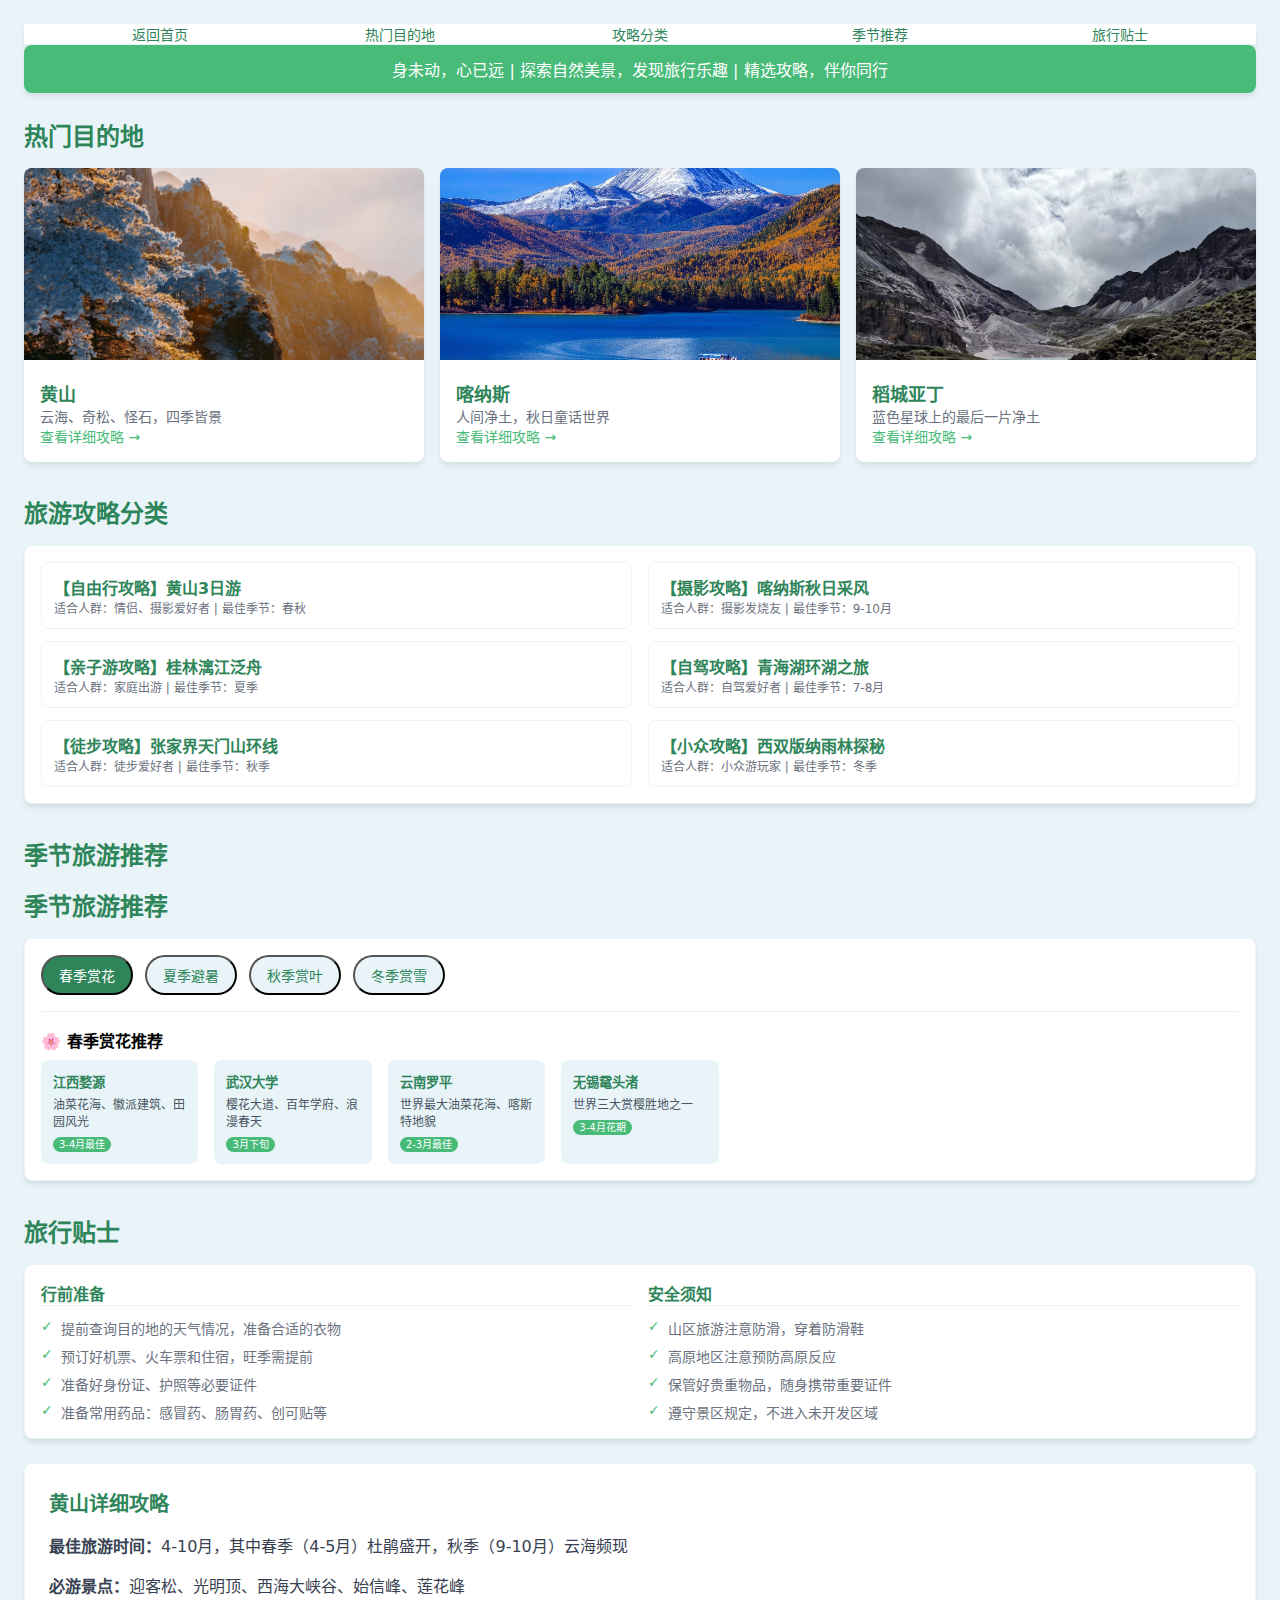
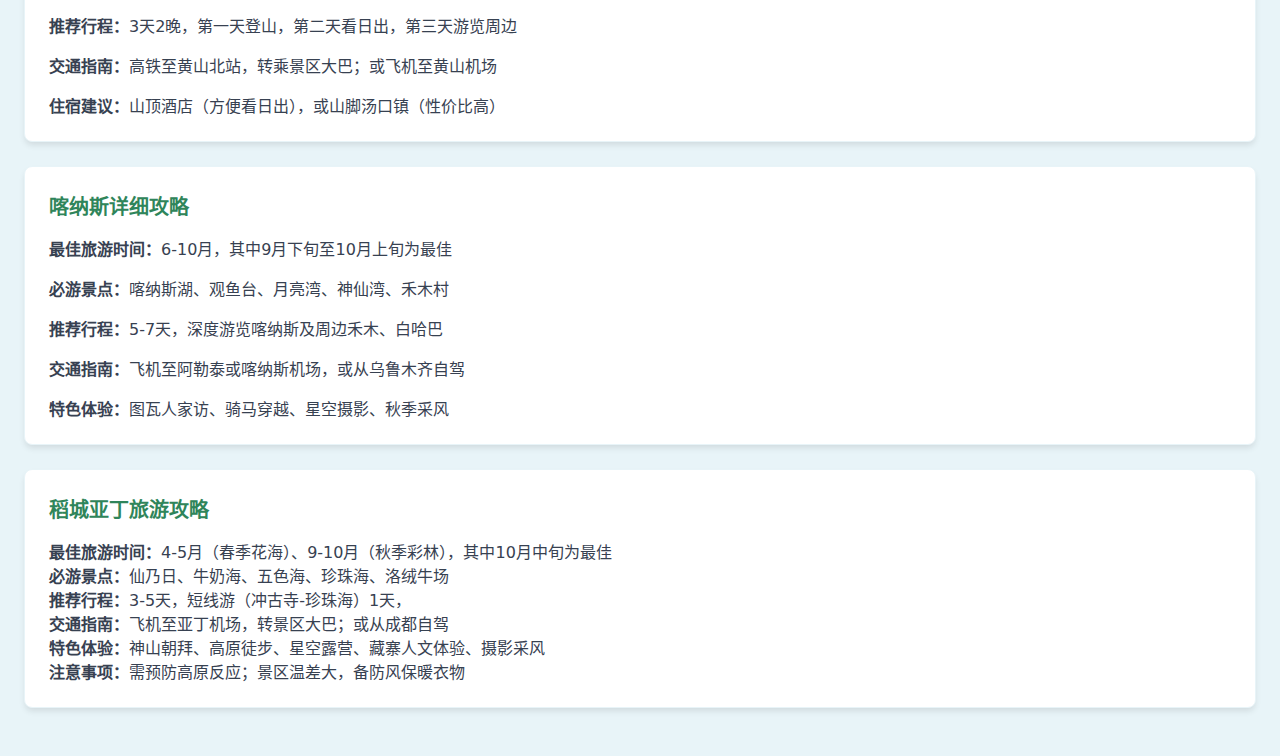
<file: 4.html>
<!DOCTYPE html>
<html lang="zh-CN">
<head>
    <meta charset="UTF-8">
    <meta name="viewport" content="width=device-width, initial-scale=1.0">
    <title>旅游攻略</title>
    <!-- 引入自定义CSS文件 -->
    <link rel="stylesheet" href="luyou.css">
</head>
<body class="bg-nature-light p-4 md:p-6">
<!-- 导航菜单（修改class为统一命名） -->
<div class="full-width-nav bg-white shadow-md border-b border-nature-light">
    <div class="container mx-auto px-4">
        <ul class="flex flex-wrap justify-center md:justify-start">
            <li class="flex-1 min-w-[120px] text-center">
                <a href="index.html" class="block px-4 py-3 md:py-4 text-nature-dark hover:bg-nature-main hover:text-white transition-all duration-300 font-medium text-sm md:text-base">返回首页</a>
            </li>
            <li class="flex-1 min-w-[120px] text-center">
                <a href="#hot-destinations" class="block px-4 py-3 md:py-4 text-nature-dark hover:bg-nature-main hover:text-white transition-all duration-300 font-medium text-sm md:text-base">热门目的地</a>
            </li>
            <li class="flex-1 min-w-[120px] text-center">
                <a href="#strategy-category" class="block px-4 py-3 md:py-4 text-nature-dark hover:bg-nature-main hover:text-white transition-all duration-300 font-medium text-sm md:text-base">攻略分类</a>
            </li>
            <li class="flex-1 min-w-[120px] text-center">
                <a href="#season-recommend" class="block px-4 py-3 md:py-4 text-nature-dark hover:bg-nature-main hover:text-white transition-all duration-300 font-medium text-sm md:text-base">季节推荐</a>
            </li>
            <li class="flex-1 min-w-[120px] text-center">
                <a href="#travel-tips" class="block px-4 py-3 md:py-4 text-nature-dark hover:bg-nature-main hover:text-white transition-all duration-300 font-medium text-sm md:text-base">旅行贴士</a>
            </li>
        </ul>
    </div>
</div>

    <!-- 横幅滚动标语 -->
    <div class="bg-nature-main text-white rounded-lg shadow-md mb-6 p-3 text-center overflow-hidden">
        <p class="text-animate font-medium">
            身未动，心已远 | 探索自然美景，发现旅行乐趣 | 精选攻略，伴你同行
        </p>
    </div>

    <!-- 热门目的地卡片 -->
    <h2 class="text-xl md:text-2xl font-bold text-nature-dark mb-4" id="hot-destinations">热门目的地</h2>
    <div class="grid grid-cols-1 md:grid-cols-2 lg:grid-cols-3 gap-4 mb-8">
        <div class="bg-white rounded-lg shadow-md overflow-hidden card-hover">
            <img src="黄山.jpg" alt="黄山" class="w-full h-48 object-cover">
            <div class="p-4">
                <h3 class="font-bold text-lg text-nature-dark">黄山</h3>
                <p class="text-sm text-gray-600 mb-2">云海、奇松、怪石，四季皆景</p>
                <a href="#huangshan-detail" class="text-nature-main text-sm hover:underline">查看详细攻略 →</a>
            </div>
        </div>
        <div class="bg-white rounded-lg shadow-md overflow-hidden card-hover">
            <img src="kanas1.jpg" alt="喀纳斯" class="w-full h-48 object-cover">
            <div class="p-4">
                <h3 class="font-bold text-lg text-nature-dark">喀纳斯</h3>
                <p class="text-sm text-gray-600 mb-2">人间净土，秋日童话世界</p>
                <a href="#kanas-detail" class="text-nature-main text-sm hover:underline">查看详细攻略 →</a>
            </div>
        </div>
        <div class="bg-white rounded-lg shadow-md overflow-hidden card-hover">
            <img src="稻城亚丁.jpg" alt="稻城亚丁" class="w-full h-48 object-cover">
            <div class="p-4">
                <h3 class="font-bold text-lg text-nature-dark">稻城亚丁</h3>
                <p class="text-sm text-gray-600 mb-2">蓝色星球上的最后一片净土</p>
                <a href="#daochengyading-detail" class="text-nature-main text-sm hover:underline">查看详细攻略 →</a>
            </div>
        </div>
    </div>

    <!-- 攻略分类列表 -->
    <h2 class="text-xl md:text-2xl font-bold text-nature-dark mb-4" id="strategy-category">旅游攻略分类</h2>
    <div class="bg-white rounded-lg shadow-md border border-nature-light p-4 mb-8">
        <div class="grid grid-cols-1 md:grid-cols-2 gap-4">
            <div class="space-y-3">
                <div class="p-3 border border-nature-light rounded-lg hover:bg-nature-light/50 transition-colors duration-200">
                    <h4 class="font-semibold text-nature-dark">【自由行攻略】黄山3日游</h4>
                    <p class="text-xs text-gray-500">适合人群：情侣、摄影爱好者 | 最佳季节：春秋</p>
                </div>
                <div class="p-3 border border-nature-light rounded-lg hover:bg-nature-light/50 transition-colors duration-200">
                    <h4 class="font-semibold text-nature-dark">【亲子游攻略】桂林漓江泛舟</h4>
                    <p class="text-xs text-gray-500">适合人群：家庭出游 | 最佳季节：夏季</p>
                </div>
                <div class="p-3 border border-nature-light rounded-lg hover:bg-nature-light/50 transition-colors duration-200">
                    <h4 class="font-semibold text-nature-dark">【徒步攻略】张家界天门山环线</h4>
                    <p class="text-xs text-gray-500">适合人群：徒步爱好者 | 最佳季节：秋季</p>
                </div>
            </div>
            <div class="space-y-3">
                <div class="p-3 border border-nature-light rounded-lg hover:bg-nature-light/50 transition-colors duration-200">
                    <h4 class="font-semibold text-nature-dark">【摄影攻略】喀纳斯秋日采风</h4>
                    <p class="text-xs text-gray-500">适合人群：摄影发烧友 | 最佳季节：9-10月</p>
                </div>
                <div class="p-3 border border-nature-light rounded-lg hover:bg-nature-light/50 transition-colors duration-200">
                    <h4 class="font-semibold text-nature-dark">【自驾攻略】青海湖环湖之旅</h4>
                    <p class="text-xs text-gray-500">适合人群：自驾爱好者 | 最佳季节：7-8月</p>
                </div>
                <div class="p-3 border border-nature-light rounded-lg hover:bg-nature-light/50 transition-colors duration-200">
                    <h4 class="font-semibold text-nature-dark">【小众攻略】西双版纳雨林探秘</h4>
                    <p class="text-xs text-gray-500">适合人群：小众游玩家 | 最佳季节：冬季</p>
                </div>
            </div>
        </div>
    </div>

    <!-- 季节推荐模块 -->
    <h2 class="text-xl md:text-2xl font-bold text-nature-dark mb-4" id="season-recommend">季节旅游推荐</h2>
    <!-- 季节推荐模块 -->
<h2 class="text-xl md:text-2xl font-bold text-nature-dark mb-4" id="season-recommend">季节旅游推荐</h2>
<div class="bg-white rounded-lg shadow-md border border-nature-light p-4 mb-8">
    <div class="flex flex-wrap gap-3">
        <button class="season-btn px-4 py-2 bg-nature-main text-white rounded-full text-sm hover:bg-nature-dark transition-colors duration-200 active" 
                data-season="spring">春季赏花</button>
        <button class="season-btn px-4 py-2 bg-nature-light text-nature-dark rounded-full text-sm hover:bg-nature-light/80 transition-colors duration-200" 
                data-season="summer">夏季避暑</button>
        <button class="season-btn px-4 py-2 bg-nature-light text-nature-dark rounded-full text-sm hover:bg-nature-light/80 transition-colors duration-200" 
                data-season="autumn">秋季赏叶</button>
        <button class="season-btn px-4 py-2 bg-nature-light text-nature-dark rounded-full text-sm hover:bg-nature-light/80 transition-colors duration-200" 
                data-season="winter">冬季赏雪</button>
    </div>
    
    <!-- 季节内容展示区域 -->
    <div id="season-content-spring" class="season-content show">
        <h4>🌸 春季赏花推荐</h4>
        <div class="season-grid">
            <div class="season-item">
                <h5>江西婺源</h5>
                <p>油菜花海、徽派建筑、田园风光</p>
                <span class="season-tag">3-4月最佳</span>
            </div>
            <div class="season-item">
                <h5>武汉大学</h5>
                <p>樱花大道、百年学府、浪漫春天</p>
                <span class="season-tag">3月下旬</span>
            </div>
            <div class="season-item">
                <h5>云南罗平</h5>
                <p>世界最大油菜花海、喀斯特地貌</p>
                <span class="season-tag">2-3月最佳</span>
            </div>
            <div class="season-item">
                <h5>无锡鼋头渚</h5>
                <p>世界三大赏樱胜地之一</p>
                <span class="season-tag">3-4月花期</span>
            </div>
        </div>
    </div>
    
    <div id="season-content-summer" class="season-content">
        <h4>🌊 夏季避暑推荐</h4>
        <div class="season-grid">
            <div class="season-item">
                <h5>贵州六盘水</h5>
                <p>中国凉都、平均温度19℃</p>
                <span class="season-tag">6-8月最佳</span>
            </div>
            <div class="season-item">
                <h5>承德避暑山庄</h5>
                <p>皇家园林、历史遗迹、清凉宜人</p>
                <span class="season-tag">夏季避暑</span>
            </div>
            <div class="season-item">
                <h5>青海湖</h5>
                <p>高原蓝宝石、油菜花海、骑行天堂</p>
                <span class="season-tag">7-8月最佳</span>
            </div>
            <div class="season-item">
                <h5>北戴河</h5>
                <p>海滨浴场、海鲜美食、疗养胜地</p>
                <span class="season-tag">夏季海滨</span>
            </div>
        </div>
    </div>
    
    <div id="season-content-autumn" class="season-content">
        <h4>🍂 秋季赏叶推荐</h4>
        <div class="season-grid">
            <div class="season-item">
                <h5>北京香山</h5>
                <p>红叶满山、皇家园林、秋色迷人</p>
                <span class="season-tag">10月中旬-11月</span>
            </div>
            <div class="season-item">
                <h5>新疆喀纳斯</h5>
                <p>金色童话世界、湖光山色</p>
                <span class="season-tag">9月下旬-10月</span>
            </div>
            <div class="season-item">
                <h5>南京栖霞山</h5>
                <p>金陵第一明秀山、枫叶景观</p>
                <span class="season-tag">11月最佳</span>
            </div>
            <div class="season-item">
                <h5>四川九寨沟</h5>
                <p>五彩斑斓的童话世界</p>
                <span class="season-tag">10月最美</span>
            </div>
        </div>
    </div>
    
    <div id="season-content-winter" class="season-content">
        <h4>❄️ 冬季赏雪推荐</h4>
        <div class="season-grid">
            <div class="season-item">
                <h5>哈尔滨冰雪大世界</h5>
                <p>冰雪奇观、冰雕艺术、异国风情</p>
                <span class="season-tag">12月-2月</span>
            </div>
            <div class="season-item">
                <h5>吉林雾凇岛</h5>
                <p>雾凇奇观、冰雪仙境</p>
                <span class="season-tag">12月-2月最佳</span>
            </div>
            <div class="season-item">
                <h5>长白山</h5>
                <p>天池雪景、温泉滑雪</p>
                <span class="season-tag">冬季滑雪</span>
            </div>
            <div class="season-item">
                <h5>张家界</h5>
                <p>雪中仙境、雾凇云海</p>
                <span class="season-tag">12月-2月</span>
            </div>
        </div>
    </div>
</div>

    <!-- 旅行贴士模块 -->
    <h2 class="text-xl md:text-2xl font-bold text-nature-dark mb-4" id="travel-tips">旅行贴士</h2>
    <div class="bg-white rounded-lg shadow-md border border-nature-light p-4 mb-6">
        <div class="grid grid-cols-1 md:grid-cols-2 gap-4">
            <div class="space-y-3">
                <h4 class="font-semibold text-nature-dark border-b border-nature-light pb-2">行前准备</h4>
                <ul class="text-sm text-gray-600 space-y-2">
                    <li class="flex items-start">
                        <span class="text-nature-main mr-2">✓</span>
                        <span>提前查询目的地的天气情况，准备合适的衣物</span>
                    </li>
                    <li class="flex items-start">
                        <span class="text-nature-main mr-2">✓</span>
                        <span>预订好机票、火车票和住宿，旺季需提前</span>
                    </li>
                    <li class="flex items-start">
                        <span class="text-nature-main mr-2">✓</span>
                        <span>准备好身份证、护照等必要证件</span>
                    </li>
                    <li class="flex items-start">
                        <span class="text-nature-main mr-2">✓</span>
                        <span>准备常用药品：感冒药、肠胃药、创可贴等</span>
                    </li>
                </ul>
            </div>
            <div class="space-y-3">
                <h4 class="font-semibold text-nature-dark border-b border-nature-light pb-2">安全须知</h4>
                <ul class="text-sm text-gray-600 space-y-2">
                    <li class="flex items-start">
                        <span class="text-nature-main mr-2">✓</span>
                        <span>山区旅游注意防滑，穿着防滑鞋</span>
                    </li>
                    <li class="flex items-start">
                        <span class="text-nature-main mr-2">✓</span>
                        <span>高原地区注意预防高原反应</span>
                    </li>
                    <li class="flex items-start">
                        <span class="text-nature-main mr-2">✓</span>
                        <span>保管好贵重物品，随身携带重要证件</span>
                    </li>
                    <li class="flex items-start">
                        <span class="text-nature-main mr-2">✓</span>
                        <span>遵守景区规定，不进入未开发区域</span>
                    </li>
                </ul>
            </div>
        </div>
    </div>

    <!-- 目的地详情 -->
    <div class="bg-white rounded-lg shadow-md border border-nature-light p-6 mb-6">
        <h3 class="text-xl font-bold text-nature-dark mb-4" id="huangshan-detail">黄山详细攻略</h3>
        <div class="space-y-4">
            <p class="text-gray-700"><strong>最佳旅游时间：</strong>4-10月，其中春季（4-5月）杜鹃盛开，秋季（9-10月）云海频现</p>
            <p class="text-gray-700"><strong>必游景点：</strong>迎客松、光明顶、西海大峡谷、始信峰、莲花峰</p>
            <p class="text-gray-700"><strong>推荐行程：</strong>3天2晚，第一天登山，第二天看日出，第三天游览周边</p>
            <p class="text-gray-700"><strong>交通指南：</strong>高铁至黄山北站，转乘景区大巴；或飞机至黄山机场</p>
            <p class="text-gray-700"><strong>住宿建议：</strong>山顶酒店（方便看日出），或山脚汤口镇（性价比高）</p>
        </div>
    </div>

    <div class="bg-white rounded-lg shadow-md border border-nature-light p-6 mb-6">
        <h3 class="text-xl font-bold text-nature-dark mb-4" id="kanas-detail">喀纳斯详细攻略</h3>
        <div class="space-y-4">
            <p class="text-gray-700"><strong>最佳旅游时间：</strong>6-10月，其中9月下旬至10月上旬为最佳</p>
            <p class="text-gray-700"><strong>必游景点：</strong>喀纳斯湖、观鱼台、月亮湾、神仙湾、禾木村</p>
            <p class="text-gray-700"><strong>推荐行程：</strong>5-7天，深度游览喀纳斯及周边禾木、白哈巴</p>
            <p class="text-gray-700"><strong>交通指南：</strong>飞机至阿勒泰或喀纳斯机场，或从乌鲁木齐自驾</p>
            <p class="text-gray-700"><strong>特色体验：</strong>图瓦人家访、骑马穿越、星空摄影、秋季采风</p>
        </div>
    </div>

<div class="bg-white rounded-lg shadow-md border border-nature-light p-6 mb-6">
        
  <h3 class="text-xl font-bold text-nature-dark mb-4" id="daochengyading-detail">稻城亚丁旅游攻略</h3>
  <p class="text-gray-700"><strong>最佳旅游时间：</strong>4-5月（春季花海）、9-10月（秋季彩林），其中10月中旬为最佳</p>
  <p class="text-gray-700"><strong>必游景点：</strong>仙乃日、牛奶海、五色海、珍珠海、洛绒牛场</p>
  <p class="text-gray-700"><strong>推荐行程：</strong>3-5天，短线游（冲古寺-珍珠海）1天，</p>
  <p class="text-gray-700"><strong>交通指南：</strong>飞机至亚丁机场，转景区大巴；或从成都自驾</p>
  <p class="text-gray-700"><strong>特色体验：</strong>神山朝拜、高原徒步、星空露营、藏寨人文体验、摄影采风</p>
  <p class="text-gray-700"><strong>注意事项：</strong>需预防高原反应；景区温差大，备防风保暖衣物</p>
</div>

    <script>
        // 优化滚动性能
        document.addEventListener('DOMContentLoaded', function() {
            // 防止滚动过快
            let isScrolling = false;
            
            document.querySelectorAll('a[href^="#"]').forEach(anchor => {
                anchor.addEventListener('click', function(e) {
                    e.preventDefault();
                    
                    if (isScrolling) return;
                    isScrolling = true;
                    
                    const targetId = this.getAttribute('href');
                    const targetElement = document.querySelector(targetId);
                    
                    if (targetElement) {
                        const headerOffset = 80;
                        const elementPosition = targetElement.getBoundingClientRect().top;
                        const offsetPosition = elementPosition + window.pageYOffset - headerOffset;
                        
                        window.scrollTo({
                            top: offsetPosition,
                            behavior: 'smooth'
                        });
                    }
                    
                    // 防止连续滚动
                    setTimeout(() => {
                        isScrolling = false;
                    }, 500);
                });
            });
        });
        // 季节推荐功能
document.addEventListener('DOMContentLoaded', function() {
    const seasonButtons = document.querySelectorAll('.season-btn');
    const seasonContents = document.querySelectorAll('.season-content');
    
    // 添加点击涟漪效果
    function addRippleEffect(button) {
        button.classList.add('ripple');
        setTimeout(() => {
            button.classList.remove('ripple');
        }, 600);
    }
    
    // 切换季节显示
    function showSeason(season) {
        // 隐藏所有季节内容
        seasonContents.forEach(content => {
            content.classList.remove('show');
        });
        
        // 显示选中的季节内容
        const selectedContent = document.getElementById(`season-content-${season}`);
        if (selectedContent) {
            setTimeout(() => {
                selectedContent.classList.add('show');
            }, 50);
        }
        
        // 更新按钮状态
        seasonButtons.forEach(button => {
            if (button.dataset.season === season) {
                button.classList.add('active');
                button.style.backgroundColor = '#2f855a';
                button.style.color = 'white';
            } else {
                button.classList.remove('active');
                button.style.backgroundColor = '';
                button.style.color = '';
            }
        });
    }
    
    // 为每个按钮添加点击事件
    seasonButtons.forEach(button => {
        button.addEventListener('click', function() {
            const season = this.dataset.season;
            
            // 添加涟漪效果
            addRippleEffect(this);
            
            // 切换季节内容
            showSeason(season);
            
            // 滚动到季节内容区域（如果内容被隐藏）
            const content = document.getElementById(`season-content-${season}`);
            if (!content.classList.contains('show')) {
                setTimeout(() => {
                    content.scrollIntoView({
                        behavior: 'smooth',
                        block: 'start'
                    });
                }, 300);
            }
        });
    });
    
    // 初始显示春季内容
    showSeason('spring');
    
    // 添加键盘导航支持
    document.addEventListener('keydown', function(e) {
        const activeSeason = document.querySelector('.season-btn.active');
        if (!activeSeason) return;
        
        const currentSeason = activeSeason.dataset.season;
        let nextSeason = '';
        
        switch(e.key) {
            case 'ArrowLeft':
                e.preventDefault();
                switch(currentSeason) {
                    case 'spring': nextSeason = 'winter'; break;
                    case 'summer': nextSeason = 'spring'; break;
                    case 'autumn': nextSeason = 'summer'; break;
                    case 'winter': nextSeason = 'autumn'; break;
                }
                break;
            case 'ArrowRight':
                e.preventDefault();
                switch(currentSeason) {
                    case 'spring': nextSeason = 'summer'; break;
                    case 'summer': nextSeason = 'autumn'; break;
                    case 'autumn': nextSeason = 'winter'; break;
                    case 'winter': nextSeason = 'spring'; break;
                }
                break;
            case '1': nextSeason = 'spring'; break;
            case '2': nextSeason = 'summer'; break;
            case '3': nextSeason = 'autumn'; break;
            case '4': nextSeason = 'winter'; break;
        }
        
        if (nextSeason) {
            const button = document.querySelector(`.season-btn[data-season="${nextSeason}"]`);
            if (button) {
                button.click();
            }
        }
    });
});
    </script>
</body>
</html>
</file>
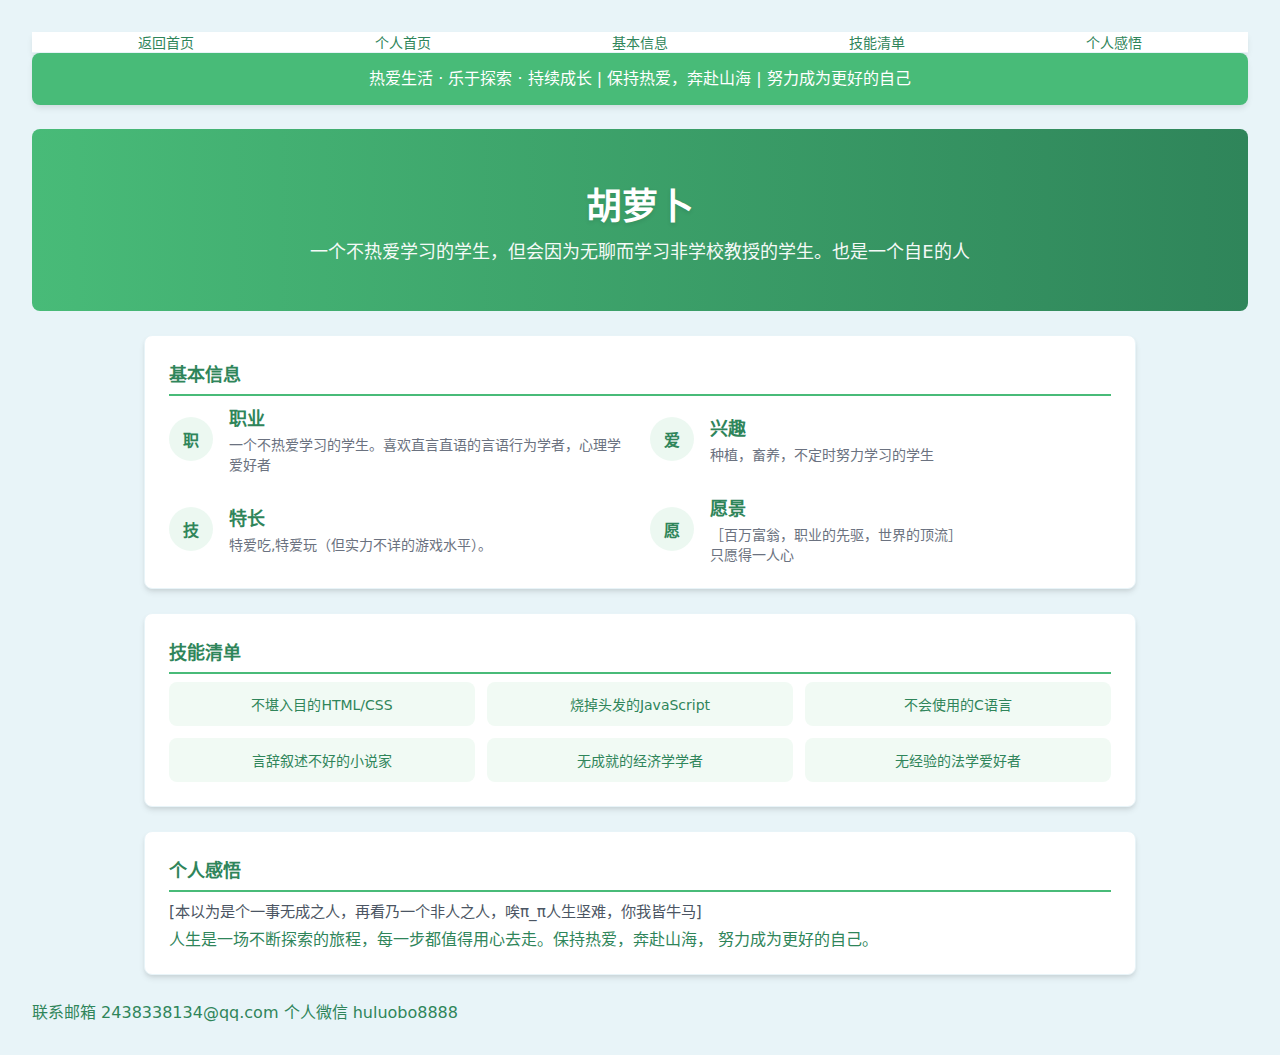
<file: 5.html>
<!DOCTYPE html>
<html lang="zh-CN">
<head>
    <meta charset="UTF-8">
    <meta name="viewport" content="width=device-width, initial-scale=1.0">
    <title>个人自我介绍</title>
    <!-- 引入单独的CSS文件 -->
    <link rel="stylesheet" href="geren.css">
    <link rel="stylesheet" href="luyou.css">
</head>
<body>
    <div class="full-width-nav bg-white shadow-md border-b border-nature-light">
        <div class="container mx-auto px-4">
            <ul class="flex flex-wrap justify-center md:justify-start">
                <li class="flex-1 min-w-[120px] text-center">
                    <a href="index.html" class="block px-4 py-3 md:py-4 text-nature-dark hover:bg-nature-main hover:text-white transition-all duration-300 font-medium text-sm md:text-base">返回首页</a>
                </li>
                <li class="flex-1 min-w-[120px] text-center">
                    <a href="#home" class="block px-4 py-3 md:py-4 text-nature-dark hover:bg-nature-main hover:text-white transition-all duration-300 font-medium text-sm md:text-base">个人首页</a>
                </li>
                <li class="flex-1 min-w-[120px] text-center">
                    <a href="#basic-info" class="block px-4 py-3 md:py-4 text-nature-dark hover:bg-nature-main hover:text-white transition-all duration-300 font-medium text-sm md:text-base">基本信息</a>
                </li>
                <li class="flex-1 min-w-[120px] text-center">
                    <a href="#skills" class="block px-4 py-3 md:py-4 text-nature-dark hover:bg-nature-main hover:text-white transition-all duration-300 font-medium text-sm md:text-base">技能清单</a>
                </li>
                <li class="flex-1 min-w-[120px] text-center">
                    <a href="#thoughts" class="block px-4 py-3 md:py-4 text-nature-dark hover:bg-nature-main hover:text-white transition-all duration-300 font-medium text-sm md:text-base">个人感悟</a>
                </li>
            </ul>
        </div>
    </div>
    <!-- 横幅滚动标语 -->
    <div class="banner-scroll">
        <p class="text-animate">
            热爱生活 · 乐于探索 · 持续成长 | 保持热爱，奔赴山海 | 努力成为更好的自己
        </p>
    </div>

    <!-- 顶部横幅 -->
    <header class="header" id="home">
        <h1 class="header-title">胡萝卜</h1>
        <p class="header-subtitle">一个不热爱学习的学生，但会因为无聊而学习非学校教授的学生。也是一个自E的人</p>
    </header>

    <!-- 个人信息卡片 -->
    <main class="main">
        <!-- 基本信息 -->
        <section class="card" id="basic-info">
            <h2 class="card-title">基本信息</h2>
            <div class="info-grid">
                <div class="info-item">
                    <span class="info-icon">职</span>
                    <div class="info-content">
                        <h3>职业</h3>
                        <p>一个不热爱学习的学生。喜欢直言直语的言语行为学者，心理学爱好者</p>
                    </div>
                </div>
                <div class="info-item">
                    <span class="info-icon">爱</span>
                    <div class="info-content">
                        <h3>兴趣</h3>
                        <p>种植，畜养，不定时努力学习的学生</p>
                    </div>
                </div>
                <div class="info-item">
                    <span class="info-icon">技</span>
                    <div class="info-content">
                        <h3>特长</h3>
                        <p>特爱吃,特爱玩（但实力不详的游戏水平）。</p>
                    </div>
                </div>
                <div class="info-item">
                    <span class="info-icon">愿</span>
                    <div class="info-content">
                        <h3>愿景</h3>
                        <p>［百万富翁，职业的先驱，世界的顶流］<p>只愿得一人心</p></p>
                    </div>
                </div>
            </div>
        </section>

        <!-- 技能展示 -->
        <section class="card" id="skills">
            <h2 class="card-title">技能清单</h2>
            <div class="skills-grid">
                <div class="skill-item">不堪入目的HTML/CSS</div>
                <div class="skill-item">烧掉头发的JavaScript</div>
                <div class="skill-item">不会使用的C语言</div>
                <div class="skill-item">言辞叙述不好的小说家</div>
                <div class="skill-item">无成就的经济学学者</div>
                <div class="skill-item">无经验的法学爱好者</div>
            </div>
        </section>

        <!-- 个人感悟 -->
        <section class="card" id="thoughts">
            <h2 class="card-title">个人感悟</h2>
            <p class="thoughts">
                [本以为是个一事无成之人，再看乃一个非人之人，唉π_π人生坚难，你我皆牛马]
              <p> 人生是一场不断探索的旅程，每一步都值得用心去走。保持热爱，奔赴山海，
                努力成为更好的自己。</p>
            </p>
        </section>
    </main>

    <!-- 底部信息 -->
    <footer        <div class="vertical-contact">
            <span>联系邮箱</span>
            <span>2438338134@qq.com</span>
            <span>个人微信</span>
            <span>huluobo8888</span>  
           </footer>

    <!-- 页面加载动画和平滑滚动 -->
    <script>
        // 页面加载动画
        window.addEventListener('load', () => {
            document.body.classList.add('opacity-100');
        });

        // 平滑滚动功能
        document.addEventListener('DOMContentLoaded', function() {
            // 防止滚动过快
            let isScrolling = false;
            
            document.querySelectorAll('a[href^="#"]').forEach(anchor => {
                anchor.addEventListener('click', function(e) {
                    e.preventDefault();
                    
                    if (isScrolling) return;
                    isScrolling = true;
                    
                    const targetId = this.getAttribute('href');
                    const targetElement = document.querySelector(targetId);
                    
                    if (targetElement) {
                        const headerOffset = 80;
                        const elementPosition = targetElement.getBoundingClientRect().top;
                        const offsetPosition = elementPosition + window.pageYOffset - headerOffset;
                        
                        window.scrollTo({
                            top: offsetPosition,
                            behavior: 'smooth'
                        });
                    }
                    
                    // 防止连续滚动
                    setTimeout(() => {
                        isScrolling = false;
                    }, 500);
                });
            });
        });
    </script>
</body>
</html>
</file>
<file: luyou.css>
/* travel-style.css - 旅游攻略页面样式 */

/* 基础样式 */
.bg-nature-light {
    background-color: #e8f4f8;
}

.bg-nature-main {
    background-color: #48bb78;
}

.bg-nature-dark {
    background-color: #2f855a;
}

.text-nature-main {
    color: #48bb78;
}

.text-nature-dark {
    color: #2f855a;
}

.border-nature-light {
    border-color: #e8f4f8;
}

.bg-white {
    background-color: white;
}

.text-white {
    color: white;
}

.text-gray-600 {
    color: #6b7280;
}

.text-gray-700 {
    color: #374151;
}

.text-gray-500 {
    color: #6b7280;
}

.text-sm {
    font-size: 0.875rem;
}

.text-xs {
    font-size: 0.75rem;
}

.text-lg {
    font-size: 1.125rem;
}

.text-xl {
    font-size: 1.25rem;
}

.text-2xl {
    font-size: 1.5rem;
}

.font-bold {
    font-weight: bold;
}

.font-semibold {
    font-weight: 600;
}

.font-medium {
    font-weight: 500;
}

.rounded-lg {
    border-radius: 0.5rem;
}

.rounded-full {
    border-radius: 9999px;
}

.rounded {
    border-radius: 0.25rem;
}

.shadow-md {
    box-shadow: 0 4px 6px -1px rgba(0, 0, 0, 0.1);
}

.border {
    border-width: 1px;
    border-style: solid;
}

/* 布局样式 */
.p-4 {
    padding: 1rem;
}

.p-3 {
    padding: 0.75rem;
}

.p-6 {
    padding: 1.5rem;
}

.px-4 {
    padding-left: 1rem;
    padding-right: 1rem;
}

.py-2 {
    padding-top: 0.5rem;
    padding-bottom: 0.5rem;
}

.px-5 {
    padding-left: 1.25rem;
    padding-right: 1.25rem;
}

.py-3 {
    padding-top: 0.75rem;
    padding-bottom: 0.75rem;
}

.mb-4 {
    margin-bottom: 1rem;
}

.mb-6 {
    margin-bottom: 1.5rem;
}

.mb-8 {
    margin-bottom: 2rem;
}

.mr-2 {
    margin-right: 0.5rem;
}

/* Flexbox样式 */
.flex {
    display: flex;
}

.flex-wrap {
    flex-wrap: wrap;
}

.flex-col {
    flex-direction: column;
}

.items-center {
    align-items: center;
}

.items-start {
    align-items: flex-start;
}

.justify-center {
    justify-content: center;
}

.justify-between {
    justify-content: space-between;
}

.justify-start {
    justify-content: flex-start;
}

/* Grid样式 */
.grid {
    display: grid;
}

.grid-cols-1 {
    grid-template-columns: repeat(1, minmax(0, 1fr));
}

.grid-cols-2 {
    grid-template-columns: repeat(2, minmax(0, 1fr));
}

.grid-cols-3 {
    grid-template-columns: repeat(3, minmax(0, 1fr));
}

.gap-4 {
    gap: 1rem;
}

.gap-3 {
    gap: 0.75rem;
}

.gap-2 {
    gap: 0.5rem;
}

.space-y-3 > * + * {
    margin-top: 0.75rem;
}

.space-y-2 > * + * {
    margin-top: 0.5rem;
}

.space-y-4 > * + * {
    margin-top: 1rem;
}

/* 卡片悬浮效果 */
.card-hover {
    transition: transform 0.3s ease, box-shadow 0.3s ease;
}

.card-hover:hover {
    transform: translateY(-5px);
    box-shadow: 0 10px 20px rgba(0, 0, 0, 0.1);
}

/* 文字滚动动画 */
.text-animate {
    overflow: hidden;
    white-space: nowrap;
    animation: text-scroll 15s linear infinite;
}

@keyframes text-scroll {
    0% { transform: translateX(100%); }
    100% { transform: translateX(-100%); }
}

/* 平滑滚动 */
html {
    scroll-behavior: smooth;
}

/* 边框样式 */
.border-b {
    border-bottom-width: 1px;
    border-bottom-style: solid;
}

/* 溢出隐藏 */
.overflow-hidden {
    overflow: hidden;
}

/* 尺寸样式 */
.w-full {
    width: 100%;
}

.h-48 {
    height: 12rem;
}

.object-cover {
    object-fit: cover;
}

/* 过渡效果 */
.transition-colors {
    transition-property: color, background-color, border-color;
    transition-timing-function: cubic-bezier(0.4, 0, 0.2, 1);
    transition-duration: 150ms;
}

.transition-all {
    transition-property: all;
    transition-timing-function: cubic-bezier(0.4, 0, 0.2, 1);
    transition-duration: 150ms;
}

.duration-200 {
    transition-duration: 200ms;
}

.duration-300 {
    transition-duration: 300ms;
}

/* 悬停效果 */
.hover\:bg-nature-main:hover {
    background-color: #48bb78;
}

.hover\:bg-nature-dark:hover {
    background-color: #2f855a;
}

.hover\:bg-nature-light\/50:hover {
    background-color: rgba(232, 244, 248, 0.5);
}

.hover\:bg-nature-light\/80:hover {
    background-color: rgba(232, 244, 248, 0.8);
}

.hover\:text-white:hover {
    color: white;
}

.hover\:underline:hover {
    text-decoration: underline;
}

/* 文本样式 */
.text-center {
    text-align: center;
}

.underline {
    text-decoration: underline;
}

.truncate {
    overflow: hidden;
    text-overflow: ellipsis;
    white-space: nowrap;
}

.min-w-0 {
    min-width: 0;
}

.flex-1 {
    flex: 1 1 0%;
}

/* 列表样式 */
ul {
    list-style-type: none;
}

/* 响应式设计 */
@media (min-width: 768px) {
    .md\:grid-cols-2 {
        grid-template-columns: repeat(2, minmax(0, 1fr));
    }
    
    .md\:grid-cols-3 {
        grid-template-columns: repeat(3, minmax(0, 1fr));
    }
    
    .md\:justify-start {
        justify-content: flex-start;
    }
    
    .md\:p-6 {
        padding: 1.5rem;
    }
    
    .md\:text-2xl {
        font-size: 1.5rem;
    }
}

@media (min-width: 1024px) {
    .lg\:grid-cols-3 {
        grid-template-columns: repeat(3, minmax(0, 1fr));
    }
}/* 基础样式重置 */
* {
    margin: 0;
    padding: 0;
    box-sizing: border-box;
}

/* 颜色变量定义 */
:root {
    --color-nature-light: #e8f4f8;
    --color-nature-main: #48bb78;
    --color-nature-dark: #2f855a;
    --color-gray-500: #6b7280;
    --color-gray-600: #4b5563;
    --color-gray-700: #374151;
    --color-white: #ffffff;
    --shadow-md: 0 4px 6px -1px rgba(0, 0, 0, 0.1), 0 2px 4px -1px rgba(0, 0, 0, 0.06);
    --transition-default: all 0.3s ease;
}

/* 页面基础样式 */
body {
    font-family: system-ui, -apple-system, sans-serif;
    background-color: var(--color-nature-light);
    padding: 1rem;
}

/* 导航菜单核心样式（自适应关键） */
.nav-container {
    background-color: var(--color-white);
    border-radius: 0.5rem;
    box-shadow: var(--shadow-md);
    border: 1px solid var(--color-nature-light);
    margin-bottom: 1.5rem;
    overflow: hidden;
}

/* 桌面端导航 - 横向排列 */
.nav-list {
    display: flex;
    flex-wrap: wrap;
    justify-content: center;
    list-style: none;
}

/* 导航项样式 */
.nav-item a {
    display: block;
    padding: 0.75rem 1.25rem;
    color: var(--color-nature-dark);
    font-weight: 500;
    text-decoration: none;
    transition: var(--transition-default);
    white-space: nowrap; /* 防止文字换行 */
}

/* 导航项交互效果 */
.nav-item a:hover {
    background-color: var(--color-nature-main);
    color: var(--color-white);
}

/* 移动端适配（768px以下）- 纵向排列 */
@media (max-width: 767px) {
    .nav-list {
        flex-direction: column;
    }
    .nav-item a {
        text-align: center;
        padding: 1rem;
        border-bottom: 1px solid var(--color-nature-light);
    }
    .nav-item:last-child a {
        border-bottom: none;
    }
}

/* 横幅滚动标语 */
.banner {
    background-color: var(--color-nature-main);
    color: var(--color-white);
    border-radius: 0.5rem;
    box-shadow: var(--shadow-md);
    margin-bottom: 1.5rem;
    padding: 0.75rem;
    text-align: center;
    overflow: hidden;
}

.text-animate {
    overflow: hidden;
    white-space: nowrap;
    animation: text-scroll 15s linear infinite;
}

@keyframes text-scroll {
    0% { transform: translateX(100%); }
    100% { transform: translateX(-100%); }
}

/* 标题样式 */
.section-title {
    font-size: 1.5rem;
    font-weight: bold;
    color: var(--color-nature-dark);
    margin-bottom: 1rem;
}

/* 网格布局（响应式） */
.grid {
    display: grid;
    gap: 1rem;
}

.grid-cols-1 {
    grid-template-columns: 1fr;
}

@media (min-width: 768px) {
    .md\:grid-cols-2 {
        grid-template-columns: repeat(2, 1fr);
    }
    body {
        padding: 1.5rem;
    }
}

@media (min-width: 1024px) {
    .lg\:grid-cols-3 {
        grid-template-columns: repeat(3, 1fr);
    }
    body {
        padding: 2rem;
    }
}

/* 卡片样式 */
.card {
    background-color: var(--color-white);
    border-radius: 0.5rem;
    box-shadow: var(--shadow-md);
    overflow: hidden;
}

.card-hover {
    transition: var(--transition-default);
}

.card-hover:hover {
    transform: translateY(-5px);
    box-shadow: 0 10px 20px rgba(0, 0, 0, 0.1);
}

.card img {
    width: 100%;
    height: 12rem;
    object-fit: cover;
}

.card-content {
    padding: 1rem;
}

.card-title {
    font-size: 1.125rem;
    font-weight: bold;
    color: var(--color-nature-dark);
    margin-bottom: 0.5rem;
}

.card-desc {
    font-size: 0.875rem;
    color: var(--color-gray-600);
    margin-bottom: 0.5rem;
}

.card-link {
    font-size: 0.875rem;
    color: var(--color-nature-main);
    text-decoration: none;
}

.card-link:hover {
    text-decoration: underline;
}

/* 攻略分类列表 */
.strategy-list {
    background-color: var(--color-white);
    border-radius: 0.5rem;
    box-shadow: var(--shadow-md);
    border: 1px solid var(--color-nature-light);
    padding: 1rem;
    margin-bottom: 1.5rem;
}

.strategy-item {
    padding: 0.75rem;
    border: 1px solid var(--color-nature-light);
    border-radius: 0.5rem;
    margin-bottom: 0.75rem;
    transition: background-color 0.2s ease;
}

.strategy-item:last-child {
    margin-bottom: 0;
}

.strategy-item:hover {
    background-color: rgba(232, 244, 248, 0.5);
}

.strategy-item-title {
    font-weight: 600;
    color: var(--color-nature-dark);
    margin-bottom: 0.25rem;
}

.strategy-item-desc {
    font-size: 0.75rem;
    color: var(--color-gray-500);
}

/* 季节推荐模块 */
.season-buttons {
    background-color: var(--color-white);
    border-radius: 0.5rem;
    box-shadow: var(--shadow-md);
    border: 1px solid var(--color-nature-light);
    padding: 1rem;
    margin-bottom: 1.5rem;
}

.btn {
    padding: 0.5rem 1rem;
    border-radius: 999px;
    font-size: 0.875rem;
    border: none;
    cursor: pointer;
    transition: var(--transition-default);
    margin-right: 0.5rem;
    margin-bottom: 0.5rem;
}

.btn-primary {
    background-color: var(--color-nature-main);
    color: var(--color-white);
}

.btn-primary:hover {
    background-color: var(--color-nature-dark);
}

.btn-default {
    background-color: var(--color-nature-light);
    color: var(--color-nature-dark);
}

.btn-default:hover {
    background-color: rgba(232, 244, 248, 0.8);
}

/* 季节内容样式 */
.season-content {
    display: none;
    margin-top: 1rem;
    padding-top: 1rem;
    border-top: 1px solid var(--color-nature-light);
}

.season-content.show {
    display: block;
    animation: fadeIn 0.3s ease;
}

@keyframes fadeIn {
    from { opacity: 0; transform: translateY(10px); }
    to { opacity: 1; transform: translateY(0); }
}

.season-grid {
    display: grid;
    grid-template-columns: repeat(auto-fill, minmax(150px, 1fr));
    gap: 1rem;
    margin-top: 0.5rem;
}

.season-item {
    background-color: var(--color-nature-light);
    padding: 0.75rem;
    border-radius: 0.5rem;
}

.season-item h5 {
    font-weight: 600;
    color: var(--color-nature-dark);
    margin-bottom: 0.25rem;
}

.season-item p {
    font-size: 0.75rem;
    color: var(--color-gray-600);
    margin-bottom: 0.25rem;
}

.season-tag {
    font-size: 0.625rem;
    background-color: var(--color-nature-main);
    color: var(--color-white);
    padding: 0.125rem 0.375rem;
    border-radius: 999px;
}

/* 旅行贴士样式 */
.travel-tips {
    background-color: var(--color-white);
    border-radius: 0.5rem;
    box-shadow: var(--shadow-md);
    border: 1px solid var(--color-nature-light);
    padding: 1rem;
    margin-bottom: 1.5rem;
}

/* 目的地详情样式 */
.destination-detail {
    background-color: var(--color-white);
    border-radius: 0.5rem;
    box-shadow: var(--shadow-md);
    border: 1px solid var(--color-nature-light);
    padding: 1.5rem;
    margin-bottom: 1.5rem;
}

.destination-detail h3 {
    font-size: 1.25rem;
    font-weight: bold;
    color: var(--color-nature-dark);
    margin-bottom: 1rem;
}

.destination-detail p {
    margin-bottom: 0.75rem;
    color: var(--color-gray-700);
}

/* 涟漪效果 */
.ripple {
    position: relative;
    overflow: hidden;
}

.ripple::after {
    content: "";
    position: absolute;
    top: 50%;
    left: 50%;
    width: 120%;
    height: 120%;
    background: rgba(255, 255, 255, 0.3);
    border-radius: 50%;
    transform: translate(-50%, -50%) scale(0);
    animation: ripple 0.6s ease-out;
}

@keyframes ripple {
    to {
        transform: translate(-50%, -50%) scale(1.5);
        opacity: 0;
    }
}
/* 全局导航链接去下划线（最高优先级） */
.full-width-nav a,
.nav-container a,
.nav-item a,
.full-width-nav a:hover,
.nav-container a:hover,
.nav-item a:hover,
.full-width-nav a:active,
.nav-container a:active,
.nav-item a:active,
.full-width-nav a:focus,
.nav-container a:focus,
.nav-item a:focus {
    text-decoration: none !important;
    border-bottom: none !important;
    outline: none !important;
}

/* 确保没有其他样式干扰 */
a {
    text-decoration: none !important;
}
</file>
<file: geren.css>
/* style.css - 个人介绍页面样式 */

/* 基础样式重置 */
* {
    margin: 0;
    padding: 0;
    box-sizing: border-box;
}

body {
    background-color: #e8f4f8; /* 使用nature-light颜色 */
    min-height: 100vh;
    font-family: system-ui, -apple-system, 'Inter', sans-serif;
    color: #2f855a; /* 使用nature-dark颜色 */
    opacity: 0;
    transition: opacity 0.5s ease;
}

body.opacity-100 {
    opacity: 1;
}

/* 导航菜单样式 */
.nav-menu {
    background-color: white;
    border-radius: 0.5rem;
    box-shadow: 0 4px 6px -1px rgba(0, 0, 0, 0.1);
    margin-bottom: 1.5rem;
    border: 1px solid #e8f4f8;
    overflow: hidden;
}

.nav-menu ul {
    display: flex;
    flex-wrap: wrap;
    justify-content: center;
    list-style: none;
}

@media (min-width: 768px) {
    .nav-menu ul {
        justify-content: flex-start;
    }
}

.nav-menu a {
    display: block;
    padding: 0.75rem 1.25rem;
    color: #2f855a;
    text-decoration: none;
    transition: all 0.3s ease;
    font-weight: 500;
}

.nav-menu a:hover {
    background-color: #48bb78; /* 使用nature-main颜色 */
    color: white;
}

/* 顶部横幅 */
.header {
    background-image: linear-gradient(to right, #48bb78, #2f855a); /* 使用nature颜色渐变 */
    color: white;
    padding: 3rem 1rem;
    text-align: center;
    border-radius: 0.5rem;
    margin-bottom: 1.5rem;
}

.header-title {
    font-size: 2.25rem;
    font-weight: bold;
    margin-bottom: 0.5rem;
    text-shadow: 0 2px 4px rgba(0, 0, 0, 0.1);
}

.header-subtitle {
    font-size: 1.125rem;
    opacity: 0.95;
}

/* 主内容区 */
.main {
    max-width: 64rem;
    margin: 0 auto;
    padding: 0 1rem;
}

/* 卡片样式 */
.card {
    background-color: white;
    border-radius: 0.75rem;
    box-shadow: 0 4px 6px -1px rgba(0, 0, 0, 0.1);
    padding: 1.5rem;
    margin-bottom: 1.5rem;
    border: 1px solid #e8f4f8;
    transition: transform 0.3s ease, box-shadow 0.3s ease;
}

.card:hover {
    transform: translateY(-5px);
    box-shadow: 0 10px 25px -5px rgba(0, 0, 0, 0.1);
}

.card-title {
    font-size: 1.375rem;
    font-weight: bold;
    color: #2f855a;
    margin-bottom: 1.25rem;
    border-bottom: 2px solid #48bb78;
    padding-bottom: 0.5rem;
}

/* 基本信息网格 */
.info-grid {
    display: grid;
    grid-template-columns: 1fr;
    gap: 1.25rem;
}

@media (min-width: 768px) {
    .info-grid {
        grid-template-columns: repeat(2, 1fr);
    }
}

.info-item {
    display: flex;
    align-items: center;
    gap: 1rem;
}

.info-icon {
    width: 2.75rem;
    height: 2.75rem;
    background-color: rgba(72, 187, 120, 0.1);
    border-radius: 50%;
    display: flex;
    align-items: center;
    justify-content: center;
    color: #2f855a;
    font-weight: bold;
    font-size: 1rem;
    flex-shrink: 0;
}

.info-content h3 {
    font-weight: 600;
    font-size: 1.125rem;
    margin-bottom: 0.25rem;
    color: #2f855a;
}

.info-content p {
    color: #6b7280;
    font-size: 0.875rem;
}

/* 技能清单 */
.skills-grid {
    display: grid;
    grid-template-columns: repeat(2, 1fr);
    gap: 0.75rem;
}

@media (min-width: 768px) {
    .skills-grid {
        grid-template-columns: repeat(3, 1fr);
    }
}

.skill-item {
    background-color: rgba(72, 187, 120, 0.08);
    padding: 0.75rem;
    border-radius: 0.5rem;
    text-align: center;
    font-size: 0.875rem;
    color: #2f855a;
    transition: background-color 0.2s ease;
}

.skill-item:hover {
    background-color: rgba(72, 187, 120, 0.15);
}

/* 个人感悟 */
.thoughts {
    color: #4b5563;
    line-height: 1.7;
    font-size: 0.95rem;
}

/* 底部信息 */
.footer {
    background-color: #2f855a;
    color: white;
    padding: 1.25rem 1rem;
    text-align: center;
    margin-top: 2rem;
    border-radius: 0.5rem;
}

.footer a {
    color: white;
    text-decoration: none;
    transition: color 0.3s ease;
    font-weight: 500;
}

.footer a:hover {
    color: #e8f4f8;
}

/* 横幅滚动标语 */
.banner-scroll {
    background-color: #48bb78;
    color: white;
    border-radius: 0.5rem;
    box-shadow: 0 4px 6px -1px rgba(0, 0, 0, 0.1);
    margin-bottom: 1.5rem;
    padding: 0.75rem;
    text-align: center;
    overflow: hidden;
}

.text-animate {
    display: inline-block;
    white-space: nowrap;
    animation: text-scroll 15s linear infinite;
}

@keyframes text-scroll {
    0% { transform: translateX(100%); }
    100% { transform: translateX(-100%); }
}

/* 响应式调整 */
@media (max-width: 640px) {
    .header {
        padding: 2rem 1rem;
    }
    
    .header-title {
        font-size: 1.75rem;
    }
    
    .header-subtitle {
        font-size: 1rem;
    }
    
    .card {
        padding: 1.25rem;
    }
    
    .nav-menu a {
        padding: 0.625rem 1rem;
        font-size: 0.875rem;
    }
}
</file>
